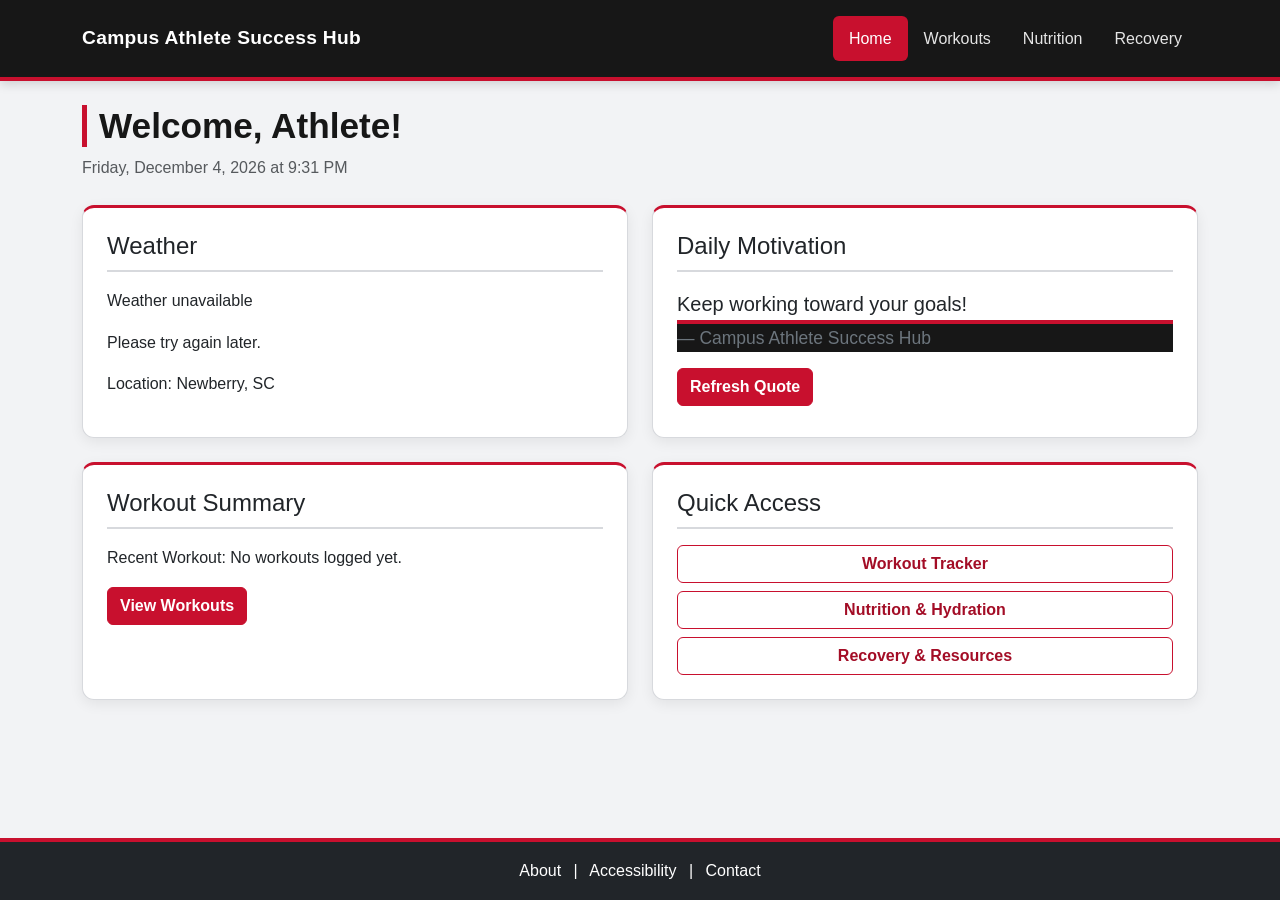
<file: index.html>
<!DOCTYPE html>
<html lang="en">
<head>
    <meta charset="UTF-8">
    <meta name="viewport" content="width=device-width, initial-scale=1.0">
    <meta name="description" content="Campus Athlete Success Hub helps student-athletes manage workouts, nutrition, and recovery.">
    <title>Athlete Dashboard | Campus Athlete Success Hub</title>

    <!-- Bootstrap CSS for responsive layouts -->
    <link href="https://cdn.jsdelivr.net/npm/bootstrap@5.3.3/dist/css/bootstrap.min.css" rel="stylesheet">

    <!-- Custom website styles -->
    <link rel="stylesheet" href="css/style.css">
</head>
<body>

    <!-- Website header and navigation -->
    <header class="site-header">
        <nav class="navbar navbar-expand-lg navbar-dark bg-dark">
            <div class="container">
                <a class="navbar-brand fw-bold" href="index.html">
                    Campus Athlete Success Hub
                </a>

                <button class="navbar-toggler" type="button"
                        data-bs-toggle="collapse"
                        data-bs-target="#mainNavigation"
                        aria-controls="mainNavigation"
                        aria-expanded="false"
                        aria-label="Toggle navigation">
                    <span class="navbar-toggler-icon"></span>
                </button>

                <div class="collapse navbar-collapse" id="mainNavigation">
                    <ul class="navbar-nav ms-auto">
                        <li class="nav-item">
                            <a class="nav-link active" aria-current="page"
                               href="index.html">Home</a>
                        </li>
                        <li class="nav-item">
                            <a class="nav-link" href="workouts.html">Workouts</a>
                        </li>
                        <li class="nav-item">
                            <a class="nav-link" href="nutrition.html">Nutrition</a>
                        </li>
                        <li class="nav-item">
                            <a class="nav-link" href="recovery.html">Recovery</a>
                        </li>
                    </ul>
                </div>
            </div>
        </nav>
    </header>

    <!-- Main athlete dashboard -->
    <main class="container my-4">

        <!-- Welcome section -->
        <section class="mb-4">
            <h1>Welcome, Athlete!</h1>
            <p id="currentDateTime" class="text-muted">
                Your dashboard is loading...
            </p>
        </section>

        <!-- Weather and daily motivation -->
        <div class="row g-4 mb-4">

            <!-- Weather information from API -->
            <section class="col-md-6">
                <div class="card h-100">
                    <div class="card-body">
                        <h2 class="h4">Weather</h2>
                        <p id="weatherTemperature">
                            Temperature: Loading...
                        </p>
                        <p id="weatherConditions">
                            Conditions: Loading...
                        </p>
                        <p id="weatherLocation">
                            Location: Newberry, SC
                        </p>
                    </div>
                </div>
            </section>

            <!-- Motivational quote from API -->
            <section class="col-md-6">
                <div class="card h-100">
                    <div class="card-body">
                        <h2 class="h4">Daily Motivation</h2>

                        <blockquote class="blockquote">
                            <p id="motivationalQuote">
                                Loading motivational quote...
                            </p>
                            <footer id="quoteAuthor" class="blockquote-footer">
                                Campus Athlete Success Hub
                            </footer>
                        </blockquote>

                        <button id="refreshQuote"
                                class="btn btn-primary"
                                type="button">
                            Refresh Quote
                        </button>
                    </div>
                </div>
            </section>

        </div>

        <!-- Workout summary and quick access -->
        <div class="row g-4">

            <!-- Recent workout -->
            <section class="col-md-6">
                <div class="card h-100">
                    <div class="card-body">
                        <h2 class="h4">Workout Summary</h2>

                        <p id="recentWorkout">
                            Recent Workout: No workouts logged yet.
                        </p>

                        <a href="workouts.html" class="btn btn-primary">
                            View Workouts
                        </a>
                    </div>
                </div>
            </section>

            <!-- Quick navigation -->
            <section class="col-md-6">
                <div class="card h-100">
                    <div class="card-body">
                        <h2 class="h4">Quick Access</h2>

                        <div class="d-grid gap-2">
                            <a href="workouts.html"
                               class="btn btn-outline-primary">
                                Workout Tracker
                            </a>

                            <a href="nutrition.html"
                               class="btn btn-outline-primary">
                                Nutrition &amp; Hydration
                            </a>

                            <a href="recovery.html"
                               class="btn btn-outline-primary">
                                Recovery &amp; Resources
                            </a>
                        </div>
                    </div>
                </div>
            </section>

        </div>
    </main>

    <!-- Website footer -->
    <footer class="bg-dark text-white text-center py-3 mt-5">
        <div class="container">
            <a href="recovery.html#about" class="text-white">About</a>
            <span class="mx-2">|</span>
            <a href="recovery.html#accessibility" class="text-white">
                Accessibility
            </a>
            <span class="mx-2">|</span>
            <a href="recovery.html#contact" class="text-white">
                Contact
            </a>
        </div>
    </footer>

    <!-- Bootstrap and custom JavaScript -->
    <script src="https://cdn.jsdelivr.net/npm/bootstrap@5.3.3/dist/js/bootstrap.bundle.min.js"></script>
    <script src="js/script.js"></script>

</body>
</html>
</file>
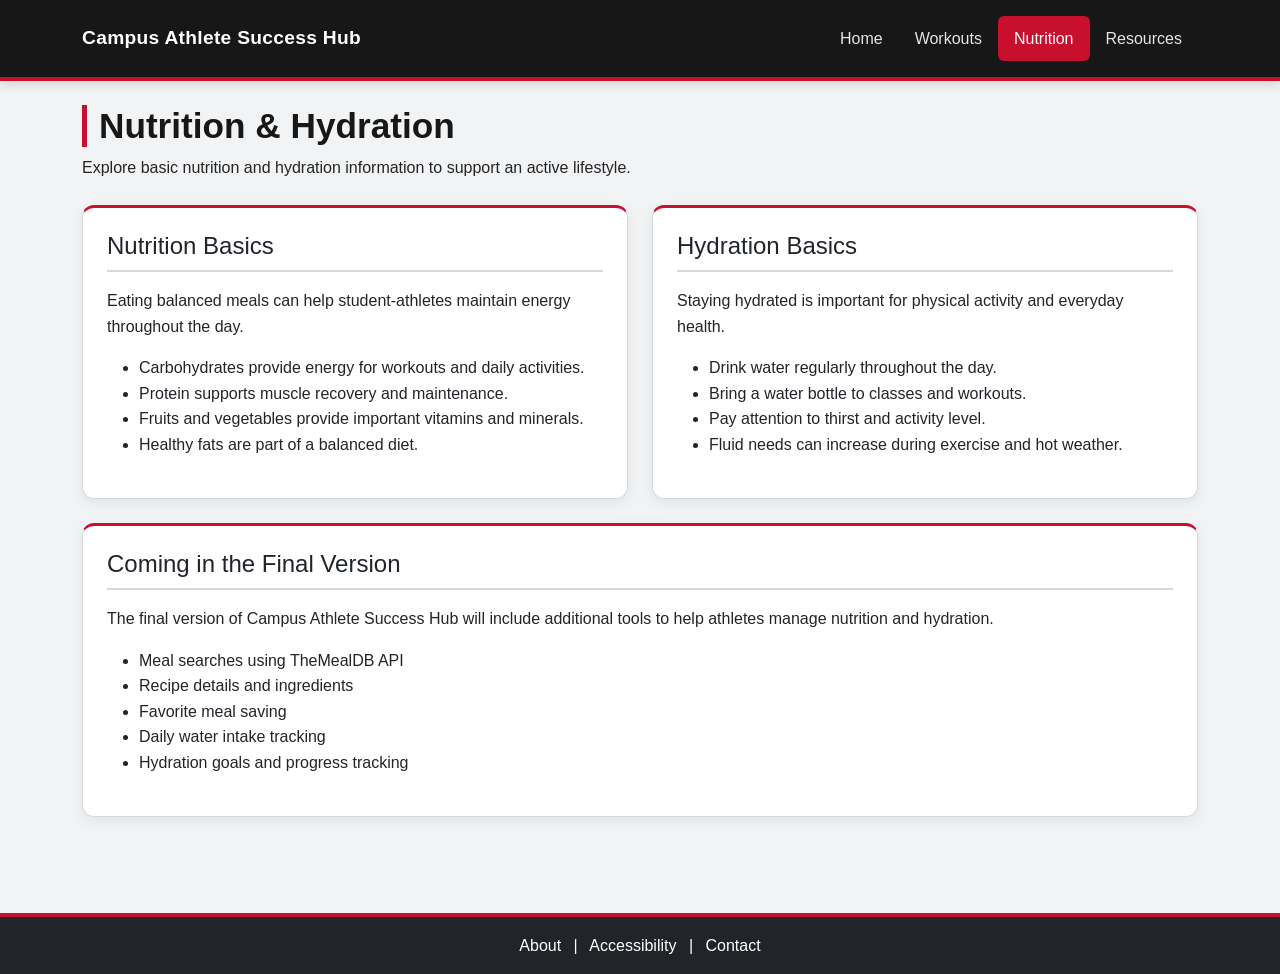
<file: nutrition.html>
<!DOCTYPE html>
<html lang="en">
<head>
    <meta charset="UTF-8">
    <meta name="viewport" content="width=device-width, initial-scale=1.0">
    <meta name="description" content="Nutrition and hydration resources for student-athletes.">
    <title>Nutrition & Hydration | Campus Athlete Success Hub</title>

    <!-- Bootstrap and custom styling -->
    <link href="https://cdn.jsdelivr.net/npm/bootstrap@5.3.3/dist/css/bootstrap.min.css" rel="stylesheet">
    <link rel="stylesheet" href="css/style.css">
</head>
<body>

    <!-- Site navigation -->
    <header>
        <nav class="navbar navbar-expand-lg navbar-dark bg-dark">
            <div class="container">
                <a class="navbar-brand fw-bold" href="index.html">
                    Campus Athlete Success Hub
                </a>

                <button class="navbar-toggler" type="button"
                        data-bs-toggle="collapse"
                        data-bs-target="#mainNavigation"
                        aria-controls="mainNavigation"
                        aria-expanded="false"
                        aria-label="Toggle navigation">
                    <span class="navbar-toggler-icon"></span>
                </button>

                <div class="collapse navbar-collapse" id="mainNavigation">
                    <ul class="navbar-nav ms-auto">
                        <li class="nav-item">
                            <a class="nav-link" href="index.html">Home</a>
                        </li>
                        <li class="nav-item">
                            <a class="nav-link" href="workouts.html">Workouts</a>
                        </li>
                        <li class="nav-item">
                            <a class="nav-link active" aria-current="page"
                               href="nutrition.html">Nutrition</a>
                        </li>
                        <li class="nav-item">
                            <a class="nav-link" href="recovery.html">Resources</a>
                        </li>
                    </ul>
                </div>
            </div>
        </nav>
    </header>

    <main class="container my-4">

        <!-- Page introduction -->
        <section class="mb-4">
            <h1>Nutrition &amp; Hydration</h1>
            <p>
                Explore basic nutrition and hydration information
                to support an active lifestyle.
            </p>
        </section>

        <div class="row g-4 mb-4">

            <!-- Nutrition information -->
            <section class="col-md-6">
                <div class="card h-100">
                    <div class="card-body">
                        <h2 class="h4">Nutrition Basics</h2>

                        <p>
                            Eating balanced meals can help student-athletes
                            maintain energy throughout the day.
                        </p>

                        <ul>
                            <li>
                                Carbohydrates provide energy for
                                workouts and daily activities.
                            </li>
                            <li>
                                Protein supports muscle recovery
                                and maintenance.
                            </li>
                            <li>
                                Fruits and vegetables provide
                                important vitamins and minerals.
                            </li>
                            <li>
                                Healthy fats are part of a
                                balanced diet.
                            </li>
                        </ul>
                    </div>
                </div>
            </section>

            <!-- Hydration information -->
            <section class="col-md-6">
                <div class="card h-100">
                    <div class="card-body">
                        <h2 class="h4">Hydration Basics</h2>

                        <p>
                            Staying hydrated is important for
                            physical activity and everyday health.
                        </p>

                        <ul>
                            <li>Drink water regularly throughout the day.</li>
                            <li>
                                Bring a water bottle to classes
                                and workouts.
                            </li>
                            <li>
                                Pay attention to thirst and
                                activity level.
                            </li>
                            <li>
                                Fluid needs can increase during
                                exercise and hot weather.
                            </li>
                        </ul>
                    </div>
                </div>
            </section>

        </div>

        <!-- Planned nutrition features -->
        <section class="card mb-4">
            <div class="card-body">
                <h2 class="h4">Coming in the Final Version</h2>

                <p>
                    The final version of Campus Athlete Success Hub
                    will include additional tools to help athletes
                    manage nutrition and hydration.
                </p>

                <ul>
                    <li>Meal searches using TheMealDB API</li>
                    <li>Recipe details and ingredients</li>
                    <li>Favorite meal saving</li>
                    <li>Daily water intake tracking</li>
                    <li>Hydration goals and progress tracking</li>
                </ul>
            </div>
        </section>

    </main>

    <!-- Footer navigation -->
    <footer class="bg-dark text-white text-center py-3 mt-5">
        <div class="container">
            <a href="recovery.html" class="text-white">About</a>
            <span class="mx-2">|</span>
            <a href="recovery.html#accessibility" class="text-white">
                Accessibility
            </a>
            <span class="mx-2">|</span>
            <a href="recovery.html#contact" class="text-white">
                Contact
            </a>
        </div>
    </footer>

    <!-- Bootstrap and custom JavaScript -->
    <script src="https://cdn.jsdelivr.net/npm/bootstrap@5.3.3/dist/js/bootstrap.bundle.min.js"></script>
    <script src="js/script.js"></script>

</body>
</html>
</file>
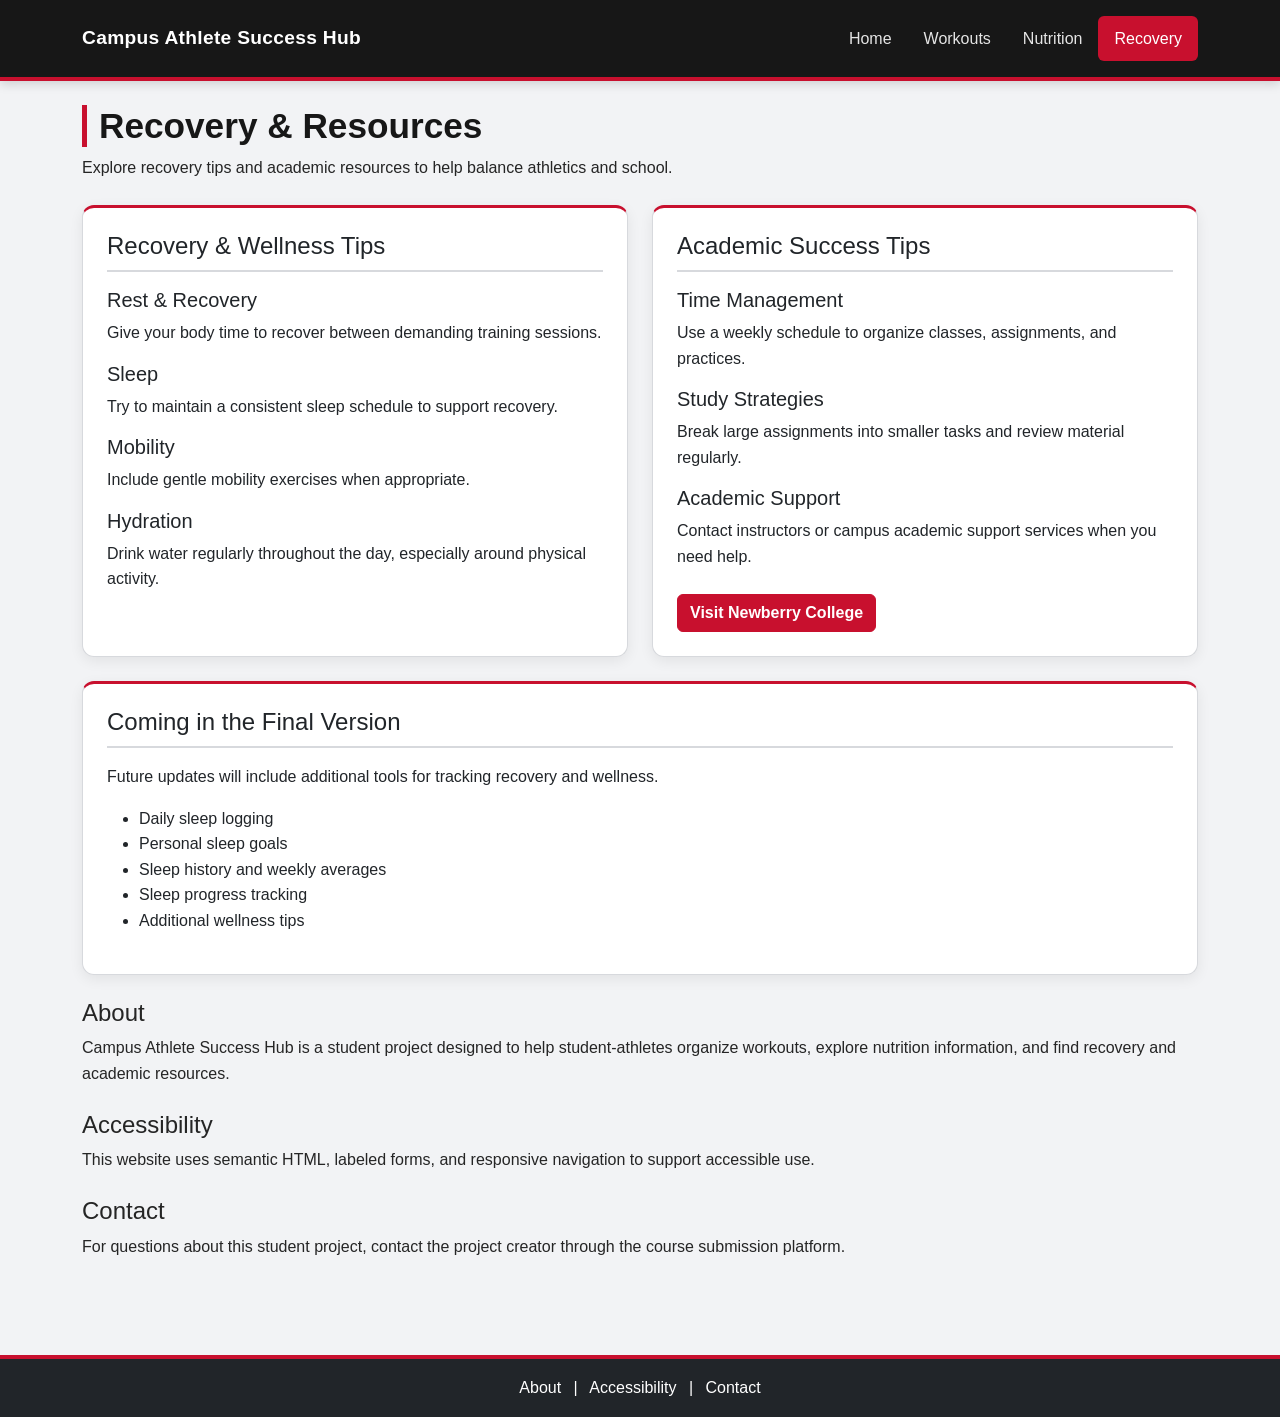
<file: recovery.html>
<!DOCTYPE html>
<html lang="en">
<head>
    <meta charset="UTF-8">
    <meta name="viewport" content="width=device-width, initial-scale=1.0">
    <meta name="description" content="Recovery tips and academic resources for student-athletes.">
    <title>Recovery & Resources | Campus Athlete Success Hub</title>

    <!-- Bootstrap and custom styling -->
    <link href="https://cdn.jsdelivr.net/npm/bootstrap@5.3.3/dist/css/bootstrap.min.css" rel="stylesheet">
    <link rel="stylesheet" href="css/style.css">
</head>
<body>

    <!-- Site navigation -->
    <header>
        <nav class="navbar navbar-expand-lg navbar-dark bg-dark">
            <div class="container">
                <a class="navbar-brand fw-bold" href="index.html">
                    Campus Athlete Success Hub
                </a>

                <button class="navbar-toggler" type="button"
                        data-bs-toggle="collapse"
                        data-bs-target="#mainNavigation"
                        aria-controls="mainNavigation"
                        aria-expanded="false"
                        aria-label="Toggle navigation">
                    <span class="navbar-toggler-icon"></span>
                </button>

                <div class="collapse navbar-collapse" id="mainNavigation">
                    <ul class="navbar-nav ms-auto">
                        <li class="nav-item">
                            <a class="nav-link" href="index.html">Home</a>
                        </li>
                        <li class="nav-item">
                            <a class="nav-link" href="workouts.html">Workouts</a>
                        </li>
                        <li class="nav-item">
                            <a class="nav-link" href="nutrition.html">Nutrition</a>
                        </li>
                        <li class="nav-item">
                            <a class="nav-link active" aria-current="page"
                               href="recovery.html">Recovery</a>
                        </li>
                    </ul>
                </div>
            </div>
        </nav>
    </header>

    <main class="container my-4">

        <!-- Page introduction -->
        <section class="mb-4">
            <h1>Recovery &amp; Resources</h1>
            <p>
                Explore recovery tips and academic resources
                to help balance athletics and school.
            </p>
        </section>

        <div class="row g-4 mb-4">

            <!-- Recovery information -->
            <section class="col-lg-6">
                <div class="card h-100">
                    <div class="card-body">
                        <h2 class="h4">Recovery &amp; Wellness Tips</h2>

                        <h3 class="h5">Rest &amp; Recovery</h3>
                        <p>
                            Give your body time to recover between
                            demanding training sessions.
                        </p>

                        <h3 class="h5">Sleep</h3>
                        <p>
                            Try to maintain a consistent sleep
                            schedule to support recovery.
                        </p>

                        <h3 class="h5">Mobility</h3>
                        <p>
                            Include gentle mobility exercises
                            when appropriate.
                        </p>

                        <h3 class="h5">Hydration</h3>
                        <p>
                            Drink water regularly throughout the day,
                            especially around physical activity.
                        </p>
                    </div>
                </div>
            </section>

            <!-- Academic information -->
            <section class="col-lg-6">
                <div class="card h-100">
                    <div class="card-body">
                        <h2 class="h4">Academic Success Tips</h2>

                        <h3 class="h5">Time Management</h3>
                        <p>
                            Use a weekly schedule to organize
                            classes, assignments, and practices.
                        </p>

                        <h3 class="h5">Study Strategies</h3>
                        <p>
                            Break large assignments into smaller
                            tasks and review material regularly.
                        </p>

                        <h3 class="h5">Academic Support</h3>
                        <p>
                            Contact instructors or campus academic
                            support services when you need help.
                        </p>

                        <a href="https://www.newberry.edu/"
                           class="btn btn-primary mt-2"
                           target="_blank"
                           rel="noopener noreferrer">
                            Visit Newberry College
                        </a>
                    </div>
                </div>
            </section>

        </div>

        <!-- Features planned for final project -->
        <section class="card mb-4">
            <div class="card-body">
                <h2 class="h4">Coming in the Final Version</h2>

                <p>
                    Future updates will include additional tools
                    for tracking recovery and wellness.
                </p>

                <ul>
                    <li>Daily sleep logging</li>
                    <li>Personal sleep goals</li>
                    <li>Sleep history and weekly averages</li>
                    <li>Sleep progress tracking</li>
                    <li>Additional wellness tips</li>
                </ul>
            </div>
        </section>

        <!-- About section -->
        <section id="about" class="mb-4">
            <h2 class="h4">About</h2>
            <p>
                Campus Athlete Success Hub is a student project
                designed to help student-athletes organize workouts,
                explore nutrition information, and find recovery
                and academic resources.
            </p>
        </section>

        <!-- Accessibility section -->
        <section id="accessibility" class="mb-4">
            <h2 class="h4">Accessibility</h2>
            <p>
                This website uses semantic HTML, labeled forms,
                and responsive navigation to support accessible use.
            </p>
        </section>

        <!-- Contact section -->
        <section id="contact" class="mb-4">
            <h2 class="h4">Contact</h2>
            <p>
                For questions about this student project,
                contact the project creator through the
                course submission platform.
            </p>
        </section>

    </main>

    <!-- Footer navigation -->
    <footer class="bg-dark text-white text-center py-3 mt-5">
        <div class="container">
            <a href="recovery.html#about" class="text-white">About</a>
            <span class="mx-2">|</span>
            <a href="recovery.html#accessibility" class="text-white">
                Accessibility
            </a>
            <span class="mx-2">|</span>
            <a href="recovery.html#contact" class="text-white">
                Contact
            </a>
        </div>
    </footer>

    <!-- Bootstrap and custom JavaScript -->
    <script src="https://cdn.jsdelivr.net/npm/bootstrap@5.3.3/dist/js/bootstrap.bundle.min.js"></script>
    <script src="js/script.js"></script>

</body>
</html>
</file>
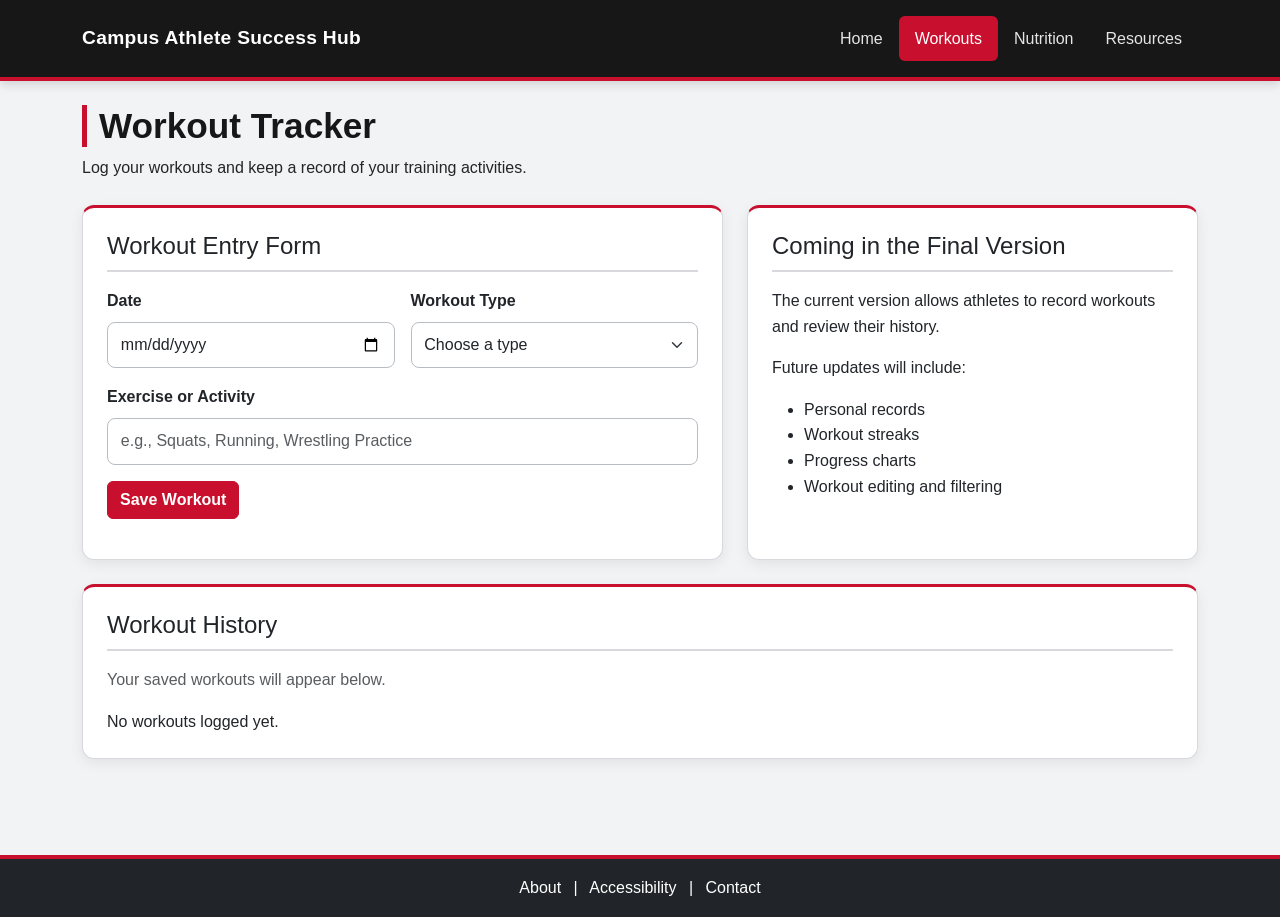
<file: workouts.html>
<!DOCTYPE html>
<html lang="en">
<head>
    <meta charset="UTF-8">
    <meta name="viewport" content="width=device-width, initial-scale=1.0">
    <meta name="description" content="Log workouts and track athletic activity.">
    <title>Workout Tracker | Campus Athlete Success Hub</title>

    <!-- Bootstrap and custom styling -->
    <link href="https://cdn.jsdelivr.net/npm/bootstrap@5.3.3/dist/css/bootstrap.min.css" rel="stylesheet">
    <link rel="stylesheet" href="css/style.css">
</head>
<body>

    <!-- Site navigation -->
    <header>
        <nav class="navbar navbar-expand-lg navbar-dark bg-dark">
            <div class="container">
                <a class="navbar-brand fw-bold" href="index.html">
                    Campus Athlete Success Hub
                </a>

                <button class="navbar-toggler" type="button"
                        data-bs-toggle="collapse"
                        data-bs-target="#mainNavigation"
                        aria-controls="mainNavigation"
                        aria-expanded="false"
                        aria-label="Toggle navigation">
                    <span class="navbar-toggler-icon"></span>
                </button>

                <div class="collapse navbar-collapse" id="mainNavigation">
                    <ul class="navbar-nav ms-auto">
                        <li class="nav-item">
                            <a class="nav-link" href="index.html">Home</a>
                        </li>
                        <li class="nav-item">
                            <a class="nav-link active" aria-current="page"
                               href="workouts.html">Workouts</a>
                        </li>
                        <li class="nav-item">
                            <a class="nav-link" href="nutrition.html">Nutrition</a>
                        </li>
                        <li class="nav-item">
                            <a class="nav-link" href="recovery.html">Resources</a>
                        </li>
                    </ul>
                </div>
            </div>
        </nav>
    </header>

    <main class="container my-4">

        <!-- Page introduction -->
        <section class="mb-4">
            <h1>Workout Tracker</h1>
            <p>
                Log your workouts and keep a record of your
                training activities.
            </p>
        </section>

        <div class="row g-4 mb-4">

            <!-- Workout entry form -->
            <section class="col-lg-7">
                <div class="card h-100">
                    <div class="card-body">
                        <h2 class="h4">Workout Entry Form</h2>

                        <form id="workoutForm">
                            <div class="row g-3">

                                <!-- Workout date -->
                                <div class="col-md-6">
                                    <label for="workoutDate" class="form-label">
                                        Date
                                    </label>
                                    <input type="date" class="form-control"
                                           id="workoutDate" required>
                                </div>

                                <!-- Workout type -->
                                <div class="col-md-6">
                                    <label for="workoutType" class="form-label">
                                        Workout Type
                                    </label>
                                    <select class="form-select"
                                            id="workoutType" required>
                                        <option value="">Choose a type</option>
                                        <option value="Strength">Strength</option>
                                        <option value="Cardio">Cardio</option>
                                        <option value="Wrestling">Wrestling</option>
                                        <option value="Mobility">Mobility</option>
                                        <option value="Other">Other</option>
                                    </select>
                                </div>

                                <!-- Exercise or activity name -->
                                <div class="col-12">
                                    <label for="exerciseName" class="form-label">
                                        Exercise or Activity
                                    </label>
                                    <input type="text" class="form-control"
                                           id="exerciseName"
                                           placeholder="e.g., Squats, Running, Wrestling Practice"
                                           required>
                                </div>

                                <!-- Strength training fields -->
                                <div class="col-md-4" id="setsField" >
                                    <label for="workoutSets" class="form-label">
                                        Sets
                                    </label>
                                    <input type="number" class="form-control"
                                           id="workoutSets" min="1">
                                </div>

                                <div class="col-md-4" id="repsField" >
                                    <label for="workoutReps" class="form-label">
                                        Reps
                                    </label>
                                    <input type="number" class="form-control"
                                           id="workoutReps" min="1">
                                </div>

                                <div class="col-md-4" id="weightField" >
                                    <label for="workoutWeight" class="form-label">
                                        Weight (lbs) - Optional
                                    </label>
                                    <input type="number" class="form-control"
                                           id="workoutWeight"
                                           min="0" step="0.5">
                                </div>

                                <!-- Cardio and other workout fields -->
                                <div class="col-md-6" id="durationField" >
                                    <label for="workoutDuration" class="form-label">
                                        Duration (minutes)
                                    </label>
                                    <input type="number" class="form-control"
                                           id="workoutDuration"
                                           min="0.5" step="0.5">
                                </div>

                                <div class="col-md-6" id="distanceField" >
                                    <label for="workoutDistance" class="form-label">
                                        Distance (miles) - Optional
                                    </label>
                                    <input type="number" class="form-control"
                                           id="workoutDistance"
                                           min="0" step="0.01">
                                </div>

                                <div class="col-12" id="notesField" >
                                    <label for="workoutNotes" class="form-label">
                                        Workout Notes - Optional
                                    </label>
                                    <textarea class="form-control"
                                              id="workoutNotes"
                                              rows="3"
                                              placeholder="Describe your workout or practice"></textarea>
                                </div>

                            </div>

                            <!-- Save workout -->
                            <button type="submit" class="btn btn-primary mt-3">
                                Save Workout
                            </button>

                            <p id="workoutMessage" class="mt-2"
                               role="status" aria-live="polite"></p>
                        </form>
                    </div>
                </div>
            </section>

            <!-- Features planned for the final project -->
            <section class="col-lg-5">
                <div class="card h-100">
                    <div class="card-body">
                        <h2 class="h4">Coming in the Final Version</h2>

                        <p>
                            The current version allows athletes to
                            record workouts and review their history.
                        </p>

                        <p>
                            Future updates will include:
                        </p>

                        <ul>
                            <li>Personal records</li>
                            <li>Workout streaks</li>
                            <li>Progress charts</li>
                            <li>Workout editing and filtering</li>
                        </ul>
                    </div>
                </div>
            </section>

        </div>

        <!-- Workout history -->
        <section class="mb-4">
            <div class="card">
                <div class="card-body">
                    <h2 class="h4">Workout History</h2>

                    <p class="text-muted">
                        Your saved workouts will appear below.
                    </p>

                    <div id="workoutHistory">
                        <p>No workouts saved yet.</p>
                    </div>
                </div>
            </div>
        </section>

    </main>

    <!-- Footer navigation -->
    <footer class="bg-dark text-white text-center py-3 mt-5">
        <div class="container">
            <a href="recovery.html#about" class="text-white">About</a>
            <span class="mx-2">|</span>
            <a href="recovery.html#accessibility" class="text-white">
                Accessibility
            </a>
            <span class="mx-2">|</span>
            <a href="recovery.html#contact" class="text-white">
                Contact
            </a>
        </div>
    </footer>

    <!-- Bootstrap and custom JavaScript -->
    <script src="https://cdn.jsdelivr.net/npm/bootstrap@5.3.3/dist/js/bootstrap.bundle.min.js"></script>
    <script src="js/script.js"></script>

</body>
</html>
</file>
<file: css/style.css>
/* Campus Athlete Success Hub - Newberry-Inspired Theme */
:root {
    --primary-color: #C8102E;
    --secondary-color: #171717;
    --accent-color: #B8BDC3;
    --background-color: #F2F3F5;
    --text-color: #252525;
    --border-color: #D7D9DD;
}

* {
    box-sizing: border-box;
}

/* Global Layout */
body {
    font-family: "Segoe UI", Arial, sans-serif;
    background-color: var(--background-color);
    color: var(--text-color);
    min-height: 100vh;
    display: flex;
    flex-direction: column;
    line-height: 1.6;
}

main {
    flex: 1;
}

/* Navigation */
.navbar {
    background-color: var(--secondary-color) !important;
    padding: 1rem 0;
    border-bottom: 4px solid var(--primary-color);
    box-shadow: 0 3px 10px rgba(0, 0, 0, 0.15);
}

.navbar-brand {
    font-size: 1.2rem;
    letter-spacing: 0.3px;
}

.navbar .nav-link {
    color: #E5E5E5;
    font-weight: 500;
    padding: 0.6rem 1rem !important;
    border-radius: 6px;
    transition: background-color 0.2s ease;
}

.navbar .nav-link:hover,
.navbar .nav-link:focus,
.navbar .nav-link.active {
    color: #FFFFFF;
    background-color: var(--primary-color);
}

/* Headings */
h1 {
    color: var(--secondary-color);
    font-size: 2.2rem;
    font-weight: 700;
    margin-bottom: 0.5rem;
    border-left: 5px solid var(--primary-color);
    padding-left: 0.75rem;
}

h2,
h3 {
    color: var(--secondary-color);
    font-weight: 600;
}

/* Cards */
.card {
    border: 1px solid var(--border-color);
    border-top: 3px solid var(--primary-color);
    border-radius: 12px;
    box-shadow: 0 4px 14px rgba(0, 0, 0, 0.07);
    transition: transform 0.2s ease, box-shadow 0.2s ease;
}

.card:hover {
    transform: translateY(-2px);
    box-shadow: 0 7px 20px rgba(0, 0, 0, 0.12);
}

.card-body {
    padding: 1.5rem;
}

.card h2 {
    margin-bottom: 1rem;
    padding-bottom: 0.6rem;
    border-bottom: 2px solid var(--border-color);
}

/* Buttons */
.btn-primary {
    background-color: var(--primary-color);
    border-color: var(--primary-color);
    color: #FFFFFF;
    font-weight: 600;
}

.btn-primary:hover,
.btn-primary:focus {
    background-color: #990C23;
    border-color: #990C23;
    color: #FFFFFF;
}

.btn-outline-primary {
    color: #A30D26;
    border-color: var(--primary-color);
    font-weight: 600;
}

.btn-outline-primary:hover,
.btn-outline-primary:focus {
    background-color: var(--primary-color);
    border-color: var(--primary-color);
    color: #FFFFFF;
}

/* Forms */
.form-control,
.form-select {
    border: 1px solid #B8BDC3;
    border-radius: 8px;
    padding: 0.65rem 0.8rem;
}

.form-control:focus,
.form-select:focus {
    border-color: var(--primary-color);
    box-shadow: 0 0 0 0.2rem rgba(200, 16, 46, 0.15);
}

.form-label {
    font-weight: 600;
}

/* Workout, Meal, and Sleep Entries */
#workoutHistory,
#mealSearchResults,
#favoriteMeals,
#sleepHistory {
    margin-top: 1rem;
}

.workout-entry,
.meal-result,
.sleep-entry {
    background-color: #FFFFFF;
    border: 1px solid var(--border-color);
    border-left: 4px solid var(--primary-color);
    border-radius: 8px;
    padding: 1rem;
    margin-bottom: 0.75rem;
}

.meal-result img,
#mealDetails img {
    max-width: 100%;
    height: auto;
    border-radius: 8px;
}

/* Progress Bars */
.progress {
    height: 24px;
    border-radius: 12px;
    background-color: #E2E4E7;
}

.progress-bar {
    background-color: var(--primary-color);
    font-weight: 600;
}

/* Workout Chart */
#workoutChart {
    width: 100% !important;
    max-height: 300px;
}

/* Footer */
footer {
    background-color: var(--secondary-color) !important;
    border-top: 4px solid var(--primary-color);
    margin-top: auto;
}

footer a {
    text-decoration: none;
}

footer a:hover,
footer a:focus {
    color: #FFFFFF !important;
    text-decoration: underline;
}

/* Accessibility */
a:focus-visible,
button:focus-visible,
input:focus-visible,
select:focus-visible {
    outline: 3px solid var(--primary-color);
    outline-offset: 3px;
}

/* Tablet Layout */
@media (max-width: 991px) {
    .navbar-brand {
        font-size: 1.05rem;
    }

    .navbar-nav {
        padding-top: 0.75rem;
    }

    h1 {
        font-size: 1.9rem;
    }

    .card-body {
        padding: 1.25rem;
    }
}

/* Mobile Layout */
@media (max-width: 576px) {
    h1 {
        font-size: 1.65rem;
    }

    h2 {
        font-size: 1.25rem;
    }

    .navbar-brand {
        font-size: 0.95rem;
        max-width: 75%;
        white-space: normal;
    }

    .card-body {
        padding: 1rem;
    }

    main.container {
        padding-left: 1rem;
        padding-right: 1rem;
    }

    footer {
        font-size: 0.9rem;
    }
}

/* Reduced Motion Support */
@media (prefers-reduced-motion: reduce) {
    *,
    *::before,
    *::after {
        transition: none !important;
        animation: none !important;
    }
}
</file>
